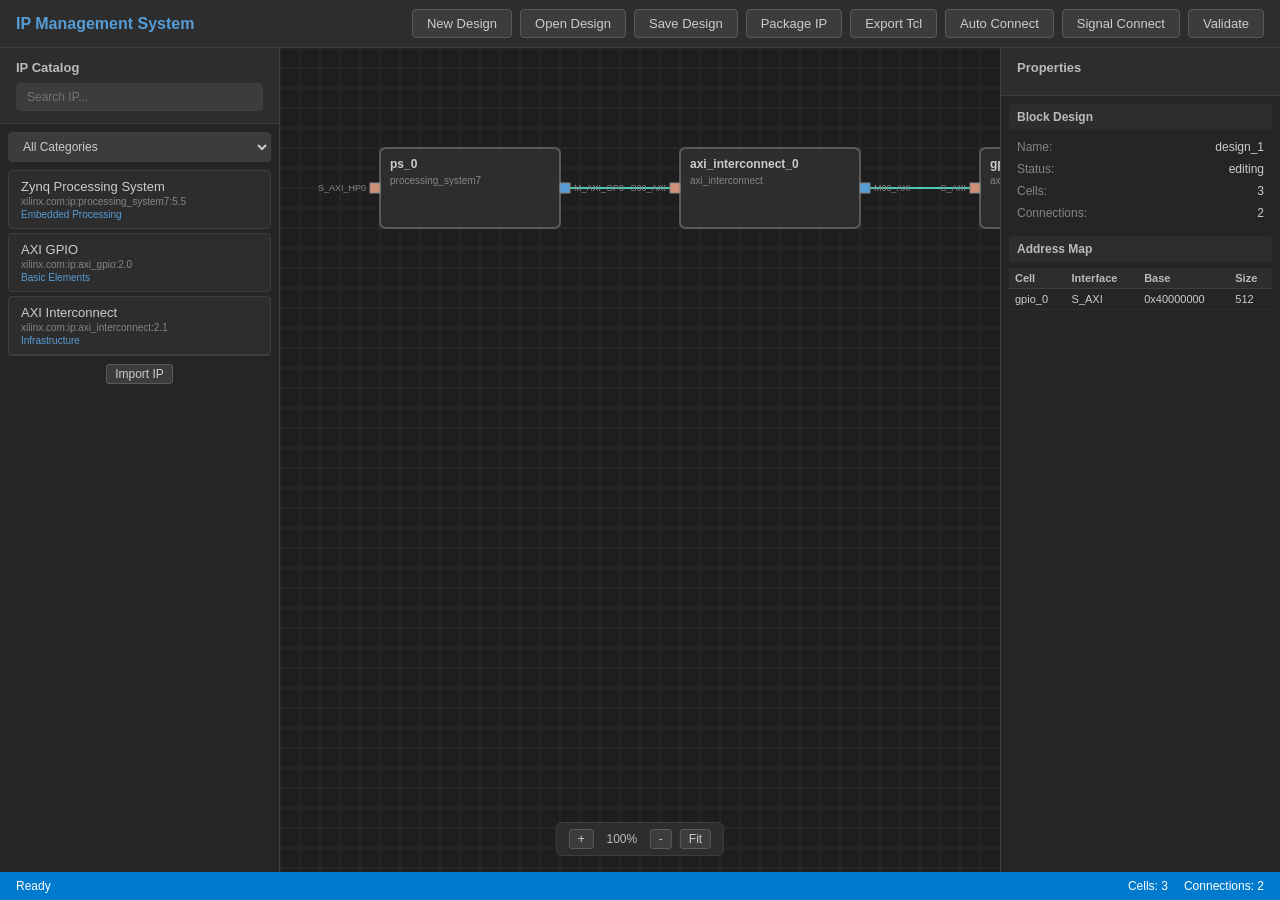
<file: index.html>
<!DOCTYPE html>
<html lang="zh-CN">
<head>
    <meta charset="UTF-8">
    <meta name="viewport" content="width=device-width, initial-scale=1.0">
    <title>IP Management System</title>
    <link rel="stylesheet" href="css/style.css">
</head>
<body>
    <div id="app">
        <!-- Title Bar -->
        <header class="title-bar">
            <div class="logo">IP Management System</div>
            <div class="toolbar">
                <button id="btn-new-design" class="btn">New Design</button>
                <button id="btn-open-design" class="btn">Open Design</button>
                <button id="btn-save-design" class="btn">Save Design</button>
                <button id="btn-package-ip" class="btn">Package IP</button>
                <button id="btn-export-tcl" class="btn">Export Tcl</button>
                <button id="btn-auto-connect" class="btn">Auto Connect</button>
                <button id="btn-signal-connect" class="btn">Signal Connect</button>
                <button id="btn-validate" class="btn">Validate</button>
            </div>
        </header>

        <!-- Main Layout -->
        <div class="main-layout">
            <!-- Left Panel: IP Catalog -->
            <aside class="left-panel">
                <div class="panel-header">
                    <h3>IP Catalog</h3>
                    <input type="text" id="ip-search" placeholder="Search IP..." class="search-input">
                </div>
                <div class="panel-content">
                    <div class="filter-section">
                        <select id="category-filter" class="filter-select">
                            <option value="">All Categories</option>
                        </select>
                    </div>
                    <div id="ip-list" class="ip-list">
                        <!-- IP items will be rendered here -->
                    </div>
                    <div class="catalog-actions">
                        <button id="btn-import-ip" class="btn-small">Import IP</button>
                    </div>
                </div>
            </aside>

            <!-- Center: Canvas -->
            <main class="canvas-container">
                <div id="canvas-wrapper" class="canvas-wrapper">
                    <canvas id="design-canvas"></canvas>
                </div>
                <div class="canvas-controls">
                    <button id="btn-zoom-in" class="btn-small">+</button>
                    <span id="zoom-level">100%</span>
                    <button id="btn-zoom-out" class="btn-small">-</button>
                    <button id="btn-fit" class="btn-small">Fit</button>
                </div>
            </main>

            <!-- Right Panel: Properties -->
            <aside class="right-panel">
                <div class="panel-header">
                    <h3>Properties</h3>
                </div>
                <div id="properties-content" class="panel-content">
                    <div class="placeholder-text">Select an IP instance to view properties</div>
                </div>
            </aside>
        </div>

        <!-- Bottom Panel: Console / Status -->
        <footer class="status-bar">
            <div id="status-text">Ready</div>
            <div class="status-info">
                <span id="cell-count">Cells: 0</span>
                <span id="connection-count">Connections: 0</span>
            </div>
        </footer>
    </div>

    <!-- Modal: Parameter Editor -->
    <div id="param-editor-modal" class="modal hidden">
        <div class="modal-content">
            <div class="modal-header">
                <h3 id="param-editor-title">Edit Parameter</h3>
                <button class="modal-close">&times;</button>
            </div>
            <div class="modal-body">
                <div class="form-group">
                    <label id="param-editor-label">Value:</label>
                    <div id="param-editor-input-container"></div>
                    <div id="param-editor-range" class="param-range-hint"></div>
                </div>
                <div class="form-actions">
                    <button id="btn-save-param" class="btn-primary">Save</button>
                    <button class="btn-cancel modal-close">Cancel</button>
                </div>
            </div>
        </div>
    </div>

    <!-- Modal: IP Packager Wizard -->
    <div id="ip-packager-modal" class="modal hidden">
        <div class="modal-content wizard-modal">
            <div class="modal-header">
                <h3>Package New IP</h3>
                <button class="modal-close">&times;</button>
            </div>
            <div class="wizard-body">
                <!-- Step Indicator -->
                <div class="wizard-steps">
                    <div class="wizard-step active"><span>1</span>Basic</div>
                    <div class="wizard-step"><span>2</span>Files</div>
                    <div class="wizard-step"><span>3</span>Interfaces</div>
                    <div class="wizard-step"><span>4</span>Parameters</div>
                    <div class="wizard-step"><span>5</span>Registers</div>
                    <div class="wizard-step"><span>6</span>Preview</div>
                </div>
                <!-- Wizard Content -->
                <div id="ip-packager-content" class="wizard-content"></div>
            </div>
            <div class="wizard-footer">
                <button id="wizard-prev" class="btn" style="display:none;">Previous</button>
                <button id="wizard-next" class="btn-primary">Next</button>
                <button id="wizard-finish" class="btn-primary" style="display:none;">Finish</button>
            </div>
        </div>
    </div>

    <!-- Modal: IP Detail -->
    <div id="ip-detail-modal" class="modal hidden">
        <div class="modal-content">
            <div class="modal-header">
                <h3 id="modal-ip-name">IP Detail</h3>
                <button class="modal-close">&times;</button>
            </div>
            <div id="modal-ip-content" class="modal-body"></div>
        </div>
    </div>

    <!-- Modal: New Design -->
    <div id="new-design-modal" class="modal hidden">
        <div class="modal-content">
            <div class="modal-header">
                <h3>New Block Design</h3>
                <button class="modal-close">&times;</button>
            </div>
            <div class="modal-body">
                <div class="form-group">
                    <label>Name:</label>
                    <input type="text" id="new-design-name" value="design_1">
                </div>
                <div class="form-group">
                    <label>Description:</label>
                    <textarea id="new-design-desc" rows="3"></textarea>
                </div>
                <div class="form-actions">
                    <button id="btn-create-design" class="btn-primary">Create</button>
                    <button class="btn-cancel modal-close">Cancel</button>
                </div>
            </div>
        </div>
    </div>

    <!-- Modal: Signal Connection -->
    <div id="signal-connection-modal" class="modal hidden">
        <div class="modal-content">
            <div class="modal-header">
                <h3>Signal Connection</h3>
                <button class="modal-close">&times;</button>
            </div>
            <div class="modal-body">
                <div class="signal-connection-form">
                    <div class="form-group">
                        <label>Source Cell</label>
                        <select id="signal-source-cell" class="filter-select"></select>
                    </div>
                    <div class="form-group">
                        <label>Source Signal</label>
                        <select id="signal-source-signal" class="filter-select"></select>
                    </div>
                    <div class="form-group">
                        <label>Target Cell</label>
                        <select id="signal-target-cell" class="filter-select"></select>
                    </div>
                    <div class="form-group">
                        <label>Target Signal</label>
                        <select id="signal-target-signal" class="filter-select"></select>
                    </div>
                </div>
                <div class="form-actions">
                    <button id="btn-connect-signal" class="btn-primary">Connect</button>
                    <button class="btn-cancel modal-close">Cancel</button>
                </div>
            </div>
        </div>
    </div>

    <!-- Modal: Validation Report -->
    <div id="validation-report-modal" class="modal hidden">
        <div class="modal-content validation-modal">
            <div class="modal-header">
                <h3>Validation Report</h3>
                <button class="modal-close">&times;</button>
            </div>
            <div class="modal-body">
                <div id="validation-report-summary" class="validation-summary-bar"></div>
                <div id="validation-report-content" class="validation-content"></div>
                <div class="form-actions">
                    <button id="btn-revalidate" class="btn-primary">Re-validate</button>
                    <button class="btn-cancel modal-close">Close</button>
                </div>
            </div>
        </div>
    </div>

    <script type="module" src="src/main.js"></script>
    <script>
        window.addEventListener('load', () => {
            setTimeout(() => {
                if (!window._appInitialized) {
                    const msg = document.createElement('div');
                    msg.style.cssText = 'position:fixed;top:0;left:0;width:100%;background:#c0392b;color:#fff;padding:12px;z-index:10000;text-align:center;font-family:sans-serif;';
                    msg.textContent = '应用初始化失败。请通过本地 HTTP 服务器打开本项目（如 python -m http.server 8000），而不是直接双击 index.html。';
                    document.body.appendChild(msg);
                }
            }, 2000);
        });
    </script>
</body>
</html>
</file>
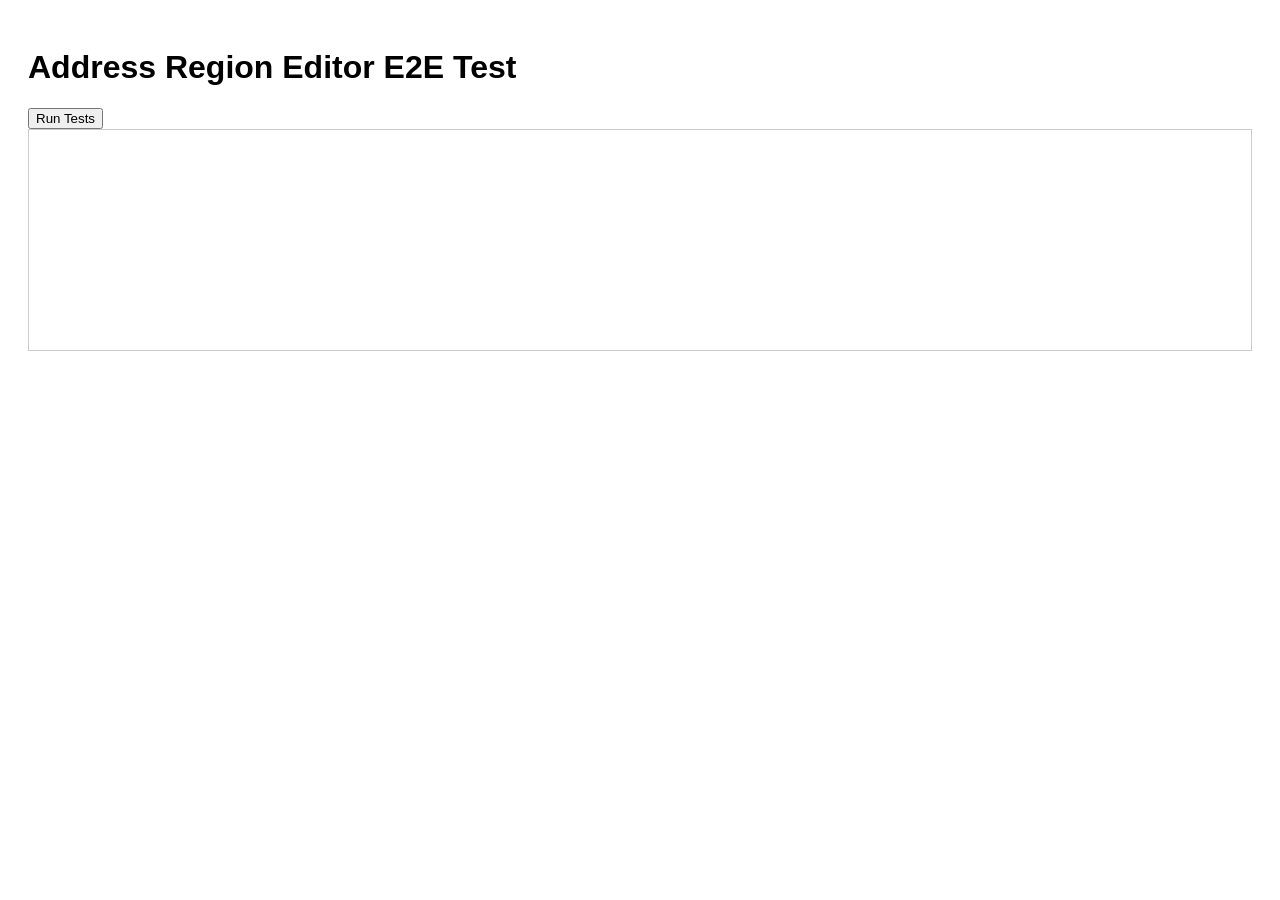
<file: tests/address-region-editor-e2e.html>
<!DOCTYPE html>
<html lang="en">
<head>
    <meta charset="UTF-8">
    <meta name="viewport" content="width=device-width, initial-scale=1.0">
    <title>Address Region Editor E2E Test</title>
    <style>
        body { font-family: sans-serif; padding: 20px; }
        .hidden { display: none; }
        .result { margin: 8px 0; padding: 8px; border-radius: 4px; }
        .pass { background: #d4edda; color: #155724; }
        .fail { background: #f8d7da; color: #721c24; }
        #properties-content { border: 1px solid #ccc; padding: 10px; min-height: 200px; }
    </style>
</head>
<body>
    <h1>Address Region Editor E2E Test</h1>
    <button id="btn-run-tests">Run Tests</button>
    <div id="test-results"></div>

    <!-- Mock DOM -->
    <div id="properties-content"></div>
    <div id="status-text"></div>

    <!-- Modal required by PropertiesPanel.setupModalEvents -->
    <div id="param-editor-modal" class="hidden">
        <div id="param-editor-title"></div>
        <div id="param-editor-label"></div>
        <div id="param-editor-input-container"></div>
        <div id="param-editor-range"></div>
        <button id="btn-save-param">Save</button>
        <button class="modal-close">Close</button>
    </div>

    <script type="module">
        import { PropertiesPanel } from '../src/components/PropertiesPanel.js';
        import { BlockDesign } from '../src/models/BlockDesign.js';
        import { IPEntity } from '../src/models/IPEntity.js';

        const resultsEl = document.getElementById('test-results');
        let passed = 0;
        let failed = 0;

        function log(message, isPass) {
            const div = document.createElement('div');
            div.className = `result ${isPass ? 'pass' : 'fail'}`;
            div.textContent = (isPass ? '✓ ' : '✗ ') + message;
            resultsEl.appendChild(div);
            if (isPass) passed++; else failed++;
        }

        function assertEqual(actual, expected, message) {
            const actualStr = JSON.stringify(actual);
            const expectedStr = JSON.stringify(expected);
            if (actualStr === expectedStr) {
                log(message, true);
            } else {
                log(`${message}\n  expected: ${expectedStr}\n  actual:   ${actualStr}`, false);
            }
        }

        async function runTests() {
            resultsEl.innerHTML = '';
            passed = 0;
            failed = 0;

            const ipEntity = new IPEntity({
                vendor: 'test.com',
                library: 'test',
                name: 'gpio',
                version: '1.0',
                interfaces: [
                    { name: 'S_AXI', type: 'axi4_lite', role: 'slave', signals: [] }
                ],
                register_map: {
                    registers: [
                        { name: 'CTRL', offset: '0x0000', width: 32, access: 'RW' },
                        { name: 'DATA', offset: '0x0004', width: 32, access: 'RW' }
                    ]
                }
            });

            const design = new BlockDesign({
                id: 'bd-test',
                name: 'test_design',
                cells: [
                    { id: 'cell-1', ip_entity_id: ipEntity.id, cell_type: 'ip_instance', instance_name: 'gpio_0', position_x: 100, position_y: 100, parameter_overrides: {}, register_address_map: {} }
                ],
                address_regions: []
            });

            const mockApp = {
                currentDesign: design,
                ipCatalogService: {
                    getById: (id) => id === ipEntity.id ? ipEntity : null
                },
                blockDesignService: {
                    getCurrentDesign: () => design,
                    getCell: (id) => design.cells.find(c => c.id === id),
                    getCellInterfaces: (id) => {
                        const cell = design.cells.find(c => c.id === id);
                        if (!cell) return [];
                        return ipEntity.interfaces;
                    },
                    getAddressRegionsForCell: (id) => design.address_regions.filter(r => r.cell_id === id),
                    addAddressRegion: function(cellId, iface, base, size) {
                        const baseNum = parseInt(base, 16);
                        const sizeNum = parseInt(size, 10);
                        const region = {
                            id: 'region-' + design.address_regions.length,
                            cell_id: cellId,
                            interface_name: iface,
                            base_address: baseNum,
                            high_address: baseNum + sizeNum - 1,
                            size: sizeNum,
                            address_space: 'Data',
                            register_map: {
                                registers: ipEntity.register_map.registers.map(r => ({
                                    ...r,
                                    absolute_address: baseNum + parseInt(r.offset, 16)
                                }))
                            }
                        };
                        design.address_regions.push(region);
                        const cell = design.cells.find(c => c.id === cellId);
                        cell.register_address_map = {};
                        for (const reg of region.register_map.registers) {
                            cell.register_address_map[reg.name] = reg.absolute_address;
                        }
                        return { success: true, region };
                    },
                    removeAddressRegion: function(regionId) {
                        design.address_regions = design.address_regions.filter(r => r.id !== regionId);
                        return true;
                    },
                    validateAddressRegions: () => ({ valid: true, errors: [] })
                },
                canvasRenderer: { render: () => {} },
                updateStatus: (text) => { mockApp.statusText = text; }
            };

            const panel = new PropertiesPanel(mockApp);
            const cell = design.cells[0];

            // Test 1: Render shows address region form for slave interface
            panel.renderCellProperties(cell, mockApp.ipCatalogService);
            const form = document.querySelector('#properties-content .address-region-form');
            assertEqual(form !== null, true, 'Address region form is rendered');

            // Test 2: Add address region
            document.getElementById('addr-region-base').value = '0x40000000';
            document.getElementById('addr-region-size').value = '512';
            document.getElementById('btn-add-address-region').click();

            assertEqual(design.address_regions.length, 1, 'Address region added');
            assertEqual(design.address_regions[0].base_address, 0x40000000, 'Base address correct');
            assertEqual(design.address_regions[0].size, 512, 'Size correct');
            assertEqual(cell.register_address_map.CTRL, 0x40000000, 'CTRL register absolute address correct');
            assertEqual(cell.register_address_map.DATA, 0x40000004, 'DATA register absolute address correct');

            // Test 3: Remove address region
            document.querySelector('.btn-remove-region').click();
            assertEqual(design.address_regions.length, 0, 'Address region removed');

            const summary = document.createElement('div');
            summary.style.marginTop = '20px';
            summary.style.fontWeight = 'bold';
            summary.textContent = `${passed} passed, ${failed} failed`;
            resultsEl.appendChild(summary);

            console.log(`${passed} passed, ${failed} failed`);
        }

        document.getElementById('btn-run-tests').addEventListener('click', runTests);

        // Auto-run when opened with ?autorun=1 (useful for headless CI)
        if (new URLSearchParams(window.location.search).has('autorun')) {
            window.addEventListener('DOMContentLoaded', runTests);
        }
    </script>
</body>
</html>
</file>
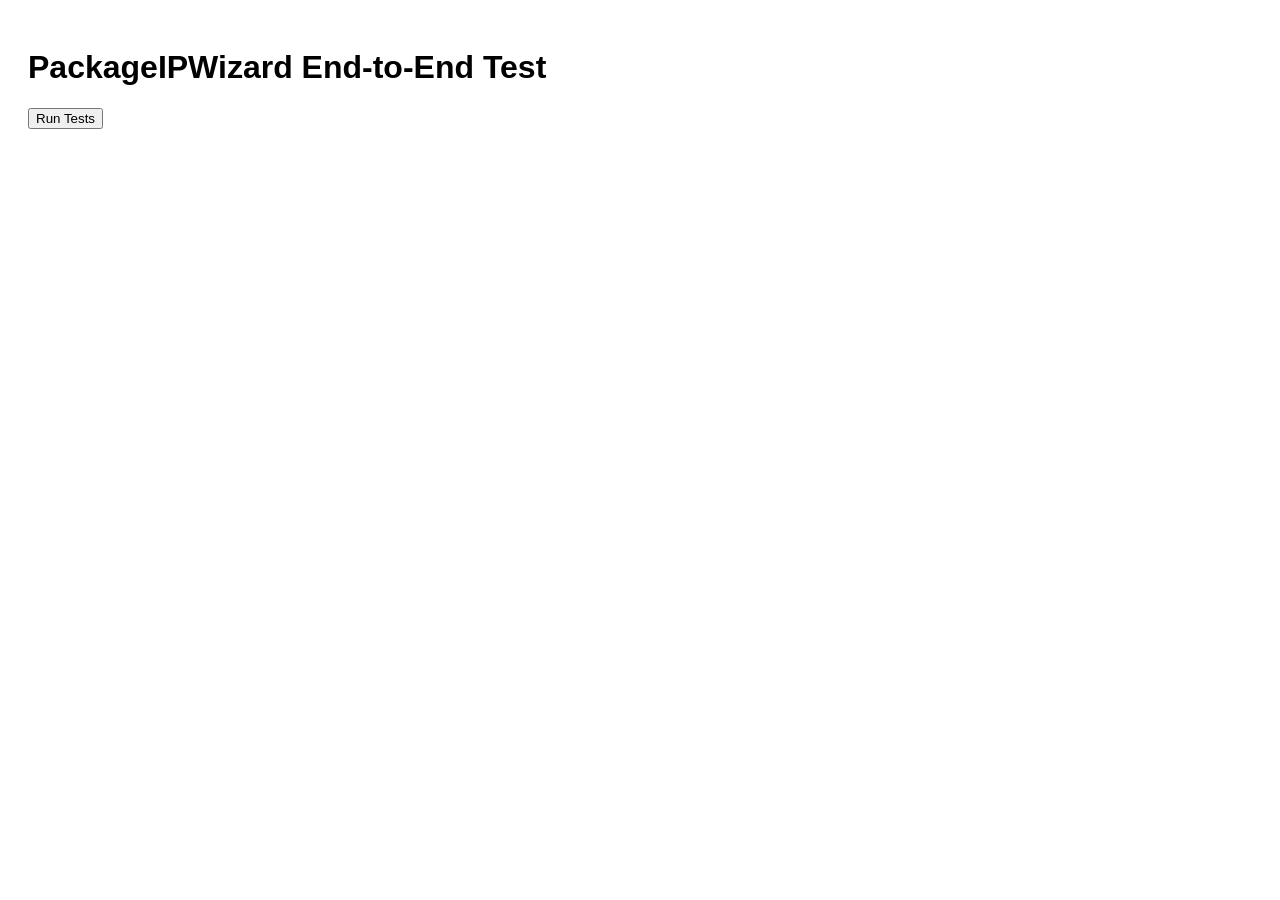
<file: tests/package-ip-wizard-e2e.html>
<!DOCTYPE html>
<html lang="en">
<head>
    <meta charset="UTF-8">
    <meta name="viewport" content="width=device-width, initial-scale=1.0">
    <title>PackageIPWizard End-to-End Test</title>
    <style>
        body { font-family: sans-serif; padding: 20px; }
        .hidden { display: none; }
        #ip-packager-modal { border: 1px solid #ccc; padding: 10px; margin-top: 10px; }
        #ip-packager-content { min-height: 200px; border: 1px dashed #aaa; padding: 10px; }
        .result { margin: 8px 0; padding: 8px; border-radius: 4px; }
        .pass { background: #d4edda; color: #155724; }
        .fail { background: #f8d7da; color: #721c24; }
        pre { background: #f5f5f5; padding: 10px; overflow: auto; }
    </style>
</head>
<body>
    <h1>PackageIPWizard End-to-End Test</h1>
    <button id="btn-run-tests">Run Tests</button>
    <div id="test-results"></div>

    <!-- Toolbar button required by PackageIPWizard.setupEvents -->
    <button id="btn-package-ip" class="hidden">Package IP</button>

    <!-- Mock modal structure required by PackageIPWizard -->
    <div id="ip-packager-modal" class="hidden">
        <div id="ip-packager-content"></div>
        <button id="wizard-prev" class="hidden">Previous</button>
        <button id="wizard-next" class="hidden">Next</button>
        <button id="wizard-finish" class="hidden">Finish</button>
    </div>

    <script type="module">
        import { PackageIPWizard } from '../src/components/PackageIPWizard.js';
        import { IPEntity } from '../src/models/IPEntity.js';

        const resultsEl = document.getElementById('test-results');
        let passed = 0;
        let failed = 0;

        function log(message, isPass) {
            const div = document.createElement('div');
            div.className = `result ${isPass ? 'pass' : 'fail'}`;
            div.textContent = (isPass ? '✓ ' : '✗ ') + message;
            resultsEl.appendChild(div);
            if (isPass) passed++; else failed++;
        }

        function assertEqual(actual, expected, message) {
            const actualStr = JSON.stringify(actual);
            const expectedStr = JSON.stringify(expected);
            if (actualStr === expectedStr) {
                log(message, true);
            } else {
                log(`${message}\n  expected: ${expectedStr}\n  actual:   ${actualStr}`, false);
            }
        }

        function sleep(ms) {
            return new Promise(resolve => setTimeout(resolve, ms));
        }

        async function runTests() {
            resultsEl.innerHTML = '';
            passed = 0;
            failed = 0;

            // Mock app
            const catalog = [];
            const mockApp = {
                ipCatalogService: {
                    getByVLNV: () => null,
                    getAll: () => catalog,
                    create: (data) => {
                        const ip = new IPEntity(data);
                        catalog.push(ip);
                        return ip;
                    },
                    save: async () => true
                },
                ipCatalogPanel: { render: () => {} },
                canvasRenderer: { render: () => {} },
                updateStatus: (msg) => console.log('status:', msg)
            };

            const wizard = new PackageIPWizard(mockApp);

            // Test 1: Open wizard starts at step 1
            wizard.open();
            assertEqual(wizard.currentStep, 1, 'Wizard opens at Step 1');

            // Fill Step 1
            document.getElementById('pkg-vendor').value = 'test.com';
            document.getElementById('pkg-library').value = 'test';
            document.getElementById('pkg-name').value = 'enum_ip';
            document.getElementById('pkg-version').value = '1.0';
            document.getElementById('pkg-display-name').value = 'Enum Test IP';
            document.getElementById('pkg-description').value = 'Testing enum parameter support';
            document.getElementById('pkg-category').value = 'Test';
            document.getElementById('pkg-tags').value = 'test, enum';

            wizard.nextStep();
            assertEqual(wizard.currentStep, 2, 'Navigate to Step 2');

            // Test 2: Add and remove files in Step 2
            wizard.addFile();
            wizard.addFile();
            assertEqual(wizard.packageData.file_groups.length, 2, 'Two file rows added');

            // Remove the first file row via DOM click
            const removeBtns = document.querySelectorAll('#ip-packager-content .btn-remove-item');
            if (removeBtns.length === 2) {
                removeBtns[0].click();
                assertEqual(wizard.packageData.file_groups.length, 1, 'First file row removed via button');
            } else {
                log(`Expected 2 remove buttons, found ${removeBtns.length}`, false);
            }

            wizard.nextStep();
            assertEqual(wizard.currentStep, 3, 'Navigate to Step 3');

            // Wait for interface templates to load
            let templateWait = 0;
            while (wizard.interfaceTemplates.length === 0 && templateWait < 50) {
                await sleep(50);
                templateWait++;
            }

            // Test 3: Add an interface from template
            if (wizard.interfaceTemplates.length > 0) {
                const templateSelect = document.getElementById('iface-template-select');
                templateSelect.value = wizard.interfaceTemplates[0].id;
                wizard.addInterfaceFromTemplate();
                assertEqual(wizard.packageData.interfaces.length, 1, 'Interface added from template');
            } else {
                log('No interface templates loaded; skipping template test', true);
            }

            wizard.nextStep();
            assertEqual(wizard.currentStep, 4, 'Navigate to Step 4');

            // Test 4: Add enum parameter
            wizard.addParameter();
            const paramRows = document.querySelectorAll('#ip-packager-content .param-table tbody tr');
            if (paramRows.length === 1) {
                paramRows[0].querySelector('.param-name').value = 'C_MODE';
                paramRows[0].querySelector('.param-display').value = 'Mode';
                paramRows[0].querySelector('.param-type').value = 'enum';
                // Trigger change event to show options input
                paramRows[0].querySelector('.param-type').dispatchEvent(new Event('change'));
                paramRows[0].querySelector('.param-default').value = '1';
                paramRows[0].querySelector('.param-options').value = '0:Fast, 1:Slow, 2:Auto';

                wizard.nextStep();
                assertEqual(
                    wizard.packageData.parameters,
                    [{
                        name: 'C_MODE',
                        display_name: 'Mode',
                        type: 'enum',
                        default: 1,
                        options: [
                            { value: 0, label: 'Fast' },
                            { value: 1, label: 'Slow' },
                            { value: 2, label: 'Auto' }
                        ]
                    }],
                    'Enum parameter collected correctly'
                );
                assertEqual(wizard.currentStep, 5, 'Navigate to Step 5');
            } else {
                log(`Expected 1 parameter row, found ${paramRows.length}`, false);
            }

            // Skip register map
            wizard.nextStep();
            assertEqual(wizard.currentStep, 6, 'Navigate to Step 6 (Preview)');

            // Test 5: Finish creates IPEntity with enum parameter
            wizard.finish();
            await sleep(50);

            assertEqual(catalog.length, 1, 'IP created in catalog');
            if (catalog.length === 1) {
                const ip = catalog[0];
                assertEqual(ip.vlnv, 'test.com:test:enum_ip:1.0', 'Generated VLNV is correct');
                assertEqual(
                    ip.parameters,
                    [{
                        name: 'C_MODE',
                        display_name: 'Mode',
                        type: 'enum',
                        default: 1,
                        options: [
                            { value: 0, label: 'Fast' },
                            { value: 1, label: 'Slow' },
                            { value: 2, label: 'Auto' }
                        ]
                    }],
                    'IPEntity contains enum parameter'
                );
            }

            // Summary
            const summary = document.createElement('div');
            summary.style.marginTop = '20px';
            summary.style.fontWeight = 'bold';
            summary.textContent = `${passed} passed, ${failed} failed`;
            resultsEl.appendChild(summary);

            if (failed === 0) {
                console.log('All PackageIPWizard E2E tests passed');
            } else {
                console.error('Some PackageIPWizard E2E tests failed');
            }
        }

        document.getElementById('btn-run-tests').addEventListener('click', runTests);

        // Auto-run when opened with ?autorun=1 (useful for headless CI)
        if (new URLSearchParams(window.location.search).has('autorun')) {
            window.addEventListener('DOMContentLoaded', runTests);
        }
    </script>
</body>
</html>
</file>
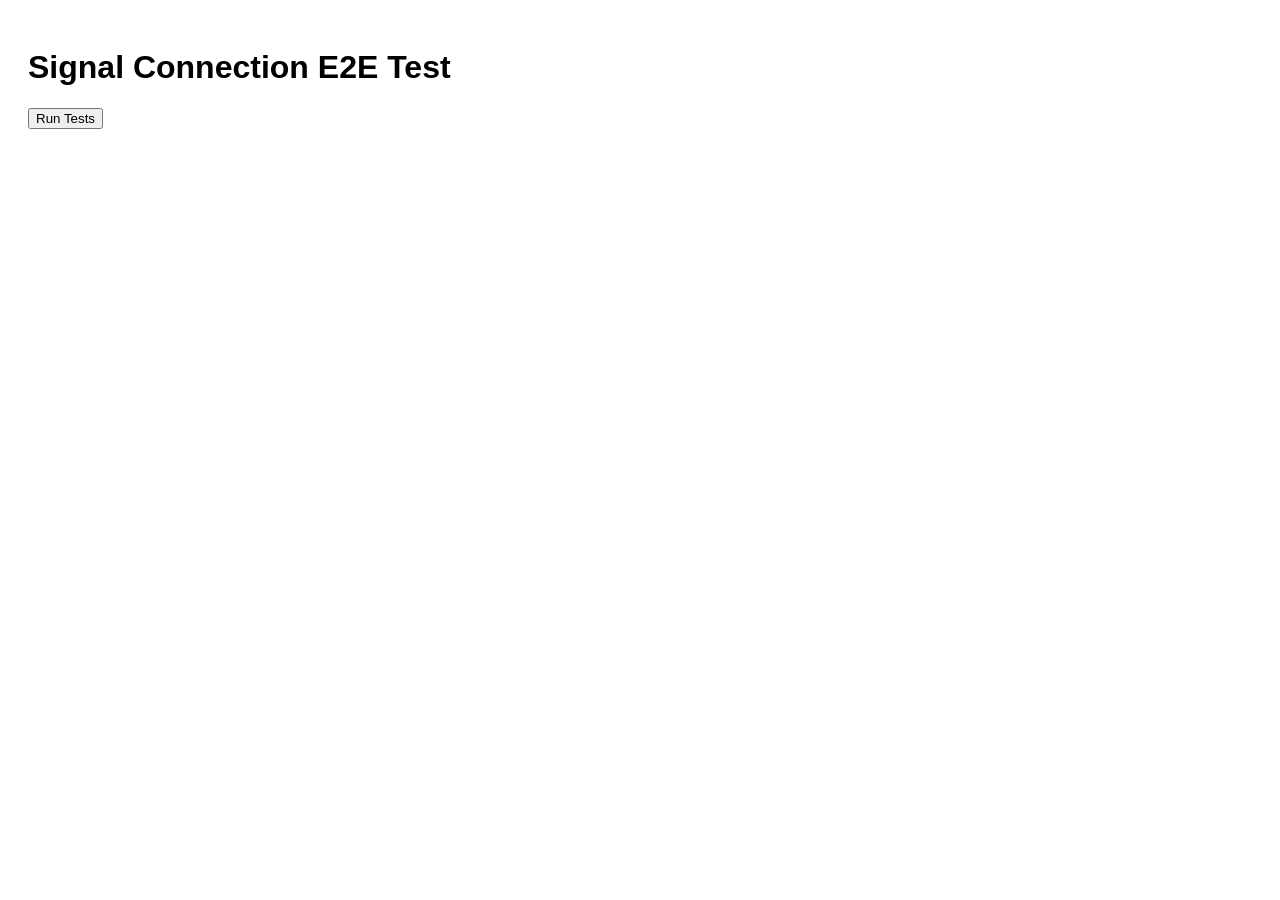
<file: tests/signal-connection-e2e.html>
<!DOCTYPE html>
<html lang="en">
<head>
    <meta charset="UTF-8">
    <meta name="viewport" content="width=device-width, initial-scale=1.0">
    <title>Signal Connection E2E Test</title>
    <style>
        body { font-family: sans-serif; padding: 20px; }
        .hidden { display: none; }
        .result { margin: 8px 0; padding: 8px; border-radius: 4px; }
        .pass { background: #d4edda; color: #155724; }
        .fail { background: #f8d7da; color: #721c24; }
        #signal-connection-modal { border: 1px solid #ccc; padding: 10px; margin-top: 10px; }
    </style>
</head>
<body>
    <h1>Signal Connection E2E Test</h1>
    <button id="btn-run-tests">Run Tests</button>
    <div id="test-results"></div>

    <!-- Mock DOM -->
    <div id="signal-connection-modal" class="hidden">
        <select id="signal-source-cell"></select>
        <select id="signal-source-signal"></select>
        <select id="signal-target-cell"></select>
        <select id="signal-target-signal"></select>
        <button id="btn-connect-signal">Connect</button>
        <button class="modal-close">Close</button>
    </div>

    <script type="module">
        import { SignalConnectionDialog } from '../src/components/SignalConnectionDialog.js';
        import { BlockDesign } from '../src/models/BlockDesign.js';
        import { IPEntity } from '../src/models/IPEntity.js';

        const resultsEl = document.getElementById('test-results');
        let passed = 0;
        let failed = 0;

        function log(message, isPass) {
            const div = document.createElement('div');
            div.className = `result ${isPass ? 'pass' : 'fail'}`;
            div.textContent = (isPass ? '✓ ' : '✗ ') + message;
            resultsEl.appendChild(div);
            if (isPass) passed++; else failed++;
        }

        function assertEqual(actual, expected, message) {
            const actualStr = JSON.stringify(actual);
            const expectedStr = JSON.stringify(expected);
            if (actualStr === expectedStr) {
                log(message, true);
            } else {
                log(`${message}\n  expected: ${expectedStr}\n  actual:   ${actualStr}`, false);
            }
        }

        async function runTests() {
            resultsEl.innerHTML = '';
            passed = 0;
            failed = 0;

            const ip1 = new IPEntity({
                vendor: 'test.com', library: 'test', name: 'clk_gen', version: '1.0',
                interfaces: [
                    { name: 'CLK', type: 'clock', role: 'master', signals: [{ name: 'clk', direction: 'output' }] }
                ]
            });
            const ip2 = new IPEntity({
                vendor: 'test.com', library: 'test', name: 'gpio', version: '1.0',
                interfaces: [
                    { name: 'S_AXI', type: 'axi4_lite', role: 'slave', signals: [{ name: 's_axi_aclk', direction: 'input' }] }
                ]
            });

            const design = new BlockDesign({
                id: 'bd-test',
                name: 'test_design',
                cells: [
                    { id: 'cell-1', ip_entity_id: ip1.id, cell_type: 'ip_instance', instance_name: 'clk_0', position_x: 100, position_y: 100, parameter_overrides: {}, register_address_map: {} },
                    { id: 'cell-2', ip_entity_id: ip2.id, cell_type: 'ip_instance', instance_name: 'gpio_0', position_x: 300, position_y: 100, parameter_overrides: {}, register_address_map: {} }
                ],
                connections: []
            });

            const mockApp = {
                blockDesignService: {
                    getCurrentDesign: () => design,
                    getCell: (id) => design.cells.find(c => c.id === id)
                },
                ipCatalogService: {
                    getById: (id) => [ip1, ip2].find(ip => ip.id === id)
                },
                connectionService: {
                    connectSignals: (srcCell, srcSig, tgtCell, tgtSig) => {
                        design.connections.push({
                            id: 'conn-1',
                            source_cell_id: srcCell,
                            source_signal: srcSig,
                            target_cell_id: tgtCell,
                            target_signal: tgtSig,
                            connection_type: 'signal',
                            status: 'valid',
                            validation_messages: []
                        });
                        return design.connections[design.connections.length - 1];
                    }
                },
                canvasRenderer: { render: () => {} },
                updateCounts: () => {},
                updateStatus: (text) => { mockApp.statusText = text; }
            };

            const dialog = new SignalConnectionDialog(mockApp);

            // Test 1: Open dialog populates cell selects
            dialog.open();
            assertEqual(dialog.modal.classList.contains('hidden'), false, 'Signal dialog is visible');
            assertEqual(document.getElementById('signal-source-cell').options.length, 3, 'Cell options populated (2 cells + placeholder)');

            // Test 2: Selecting cell populates signals
            document.getElementById('signal-source-cell').value = 'cell-1';
            document.getElementById('signal-source-cell').dispatchEvent(new Event('change'));
            assertEqual(document.getElementById('signal-source-signal').options.length, 2, 'Source signals populated (1 signal + placeholder)');

            document.getElementById('signal-target-cell').value = 'cell-2';
            document.getElementById('signal-target-cell').dispatchEvent(new Event('change'));
            assertEqual(document.getElementById('signal-target-signal').options.length, 2, 'Target signals populated');

            // Test 3: Create signal connection
            document.getElementById('signal-source-signal').value = 'CLK/clk';
            document.getElementById('signal-target-signal').value = 'S_AXI/s_axi_aclk';
            document.getElementById('btn-connect-signal').click();

            assertEqual(design.connections.length, 1, 'Signal connection created');
            assertEqual(design.connections[0].connection_type, 'signal', 'Connection type is signal');
            assertEqual(design.connections[0].source_signal, 'clk', 'Source signal name extracted');
            assertEqual(design.connections[0].target_signal, 's_axi_aclk', 'Target signal name extracted');

            const summary = document.createElement('div');
            summary.style.marginTop = '20px';
            summary.style.fontWeight = 'bold';
            summary.textContent = `${passed} passed, ${failed} failed`;
            resultsEl.appendChild(summary);

            console.log(`${passed} passed, ${failed} failed`);
        }

        document.getElementById('btn-run-tests').addEventListener('click', runTests);

        // Auto-run when opened with ?autorun=1 (useful for headless CI)
        if (new URLSearchParams(window.location.search).has('autorun')) {
            window.addEventListener('DOMContentLoaded', runTests);
        }
    </script>
</body>
</html>
</file>
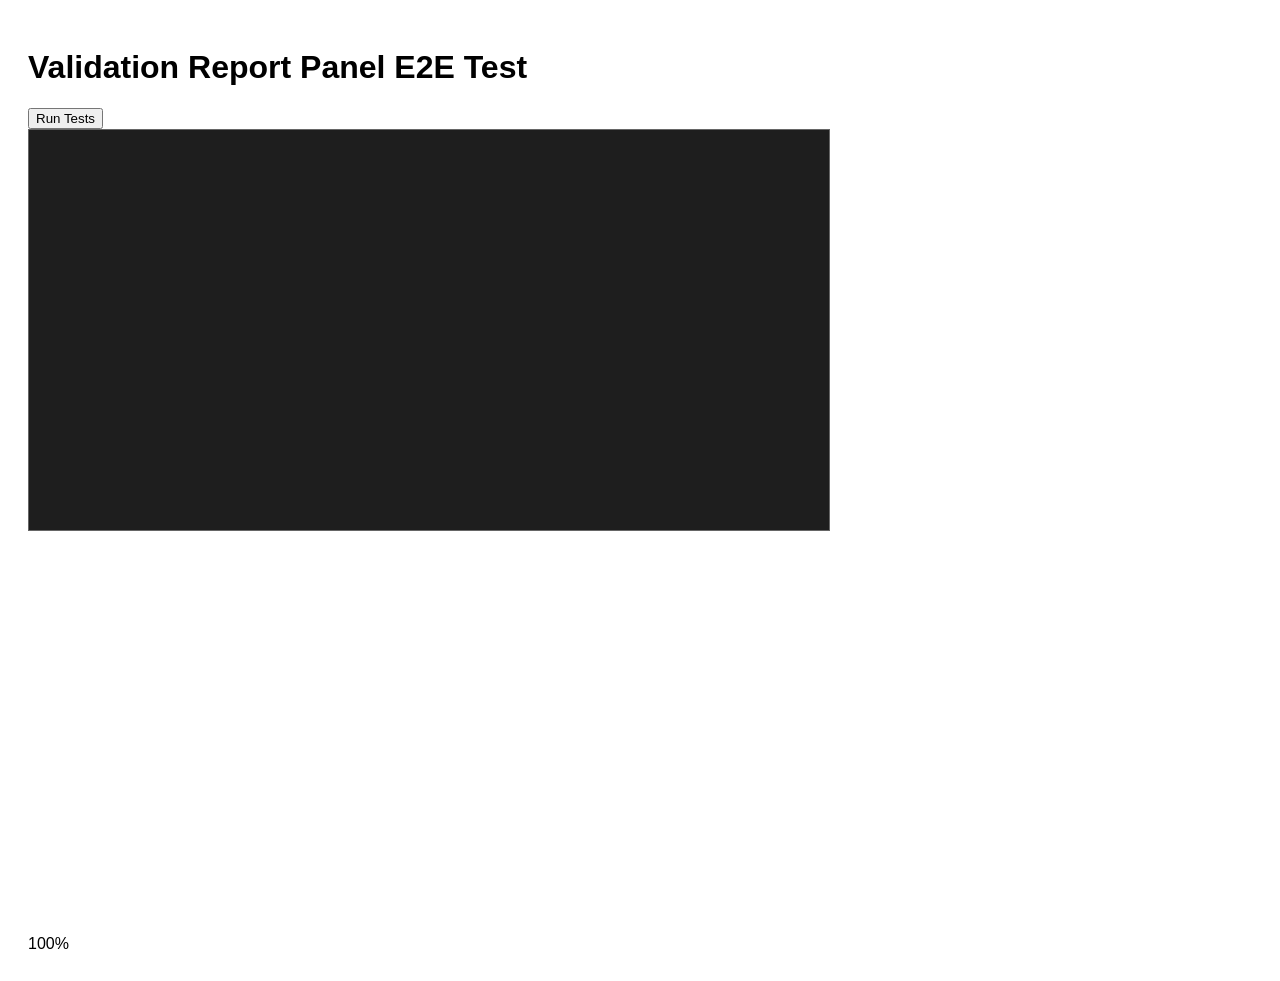
<file: tests/validation-report-panel-e2e.html>
<!DOCTYPE html>
<html lang="en">
<head>
    <meta charset="UTF-8">
    <meta name="viewport" content="width=device-width, initial-scale=1.0">
    <title>Validation Report Panel E2E Test</title>
    <style>
        body { font-family: sans-serif; padding: 20px; }
        .hidden { display: none; }
        .result { margin: 8px 0; padding: 8px; border-radius: 4px; }
        .pass { background: #d4edda; color: #155724; }
        .fail { background: #f8d7da; color: #721c24; }
        #validation-report-modal { border: 1px solid #ccc; padding: 10px; margin-top: 10px; }
        #design-canvas { border: 1px solid #666; background: #1e1e1e; }
    </style>
</head>
<body>
    <h1>Validation Report Panel E2E Test</h1>
    <button id="btn-run-tests">Run Tests</button>
    <div id="test-results"></div>

    <!-- Mock DOM -->
    <canvas id="design-canvas" width="800" height="400"></canvas>
    <div id="canvas-wrapper" style="width:800px;height:400px;"></div>
    <div id="status-text"></div>
    <div id="cell-count"></div>
    <div id="connection-count"></div>
    <div id="zoom-level">100%</div>

    <div id="validation-report-modal" class="hidden">
        <div id="validation-report-summary"></div>
        <div id="validation-report-content"></div>
        <button id="btn-revalidate">Re-validate</button>
        <button class="modal-close">Close</button>
    </div>

    <script type="module">
        import { ValidationReportPanel } from '../src/components/ValidationReportPanel.js';
        import { CanvasRenderer } from '../src/components/CanvasRenderer.js';
        import { BlockDesign } from '../src/models/BlockDesign.js';

        const resultsEl = document.getElementById('test-results');
        let passed = 0;
        let failed = 0;

        function log(message, isPass) {
            const div = document.createElement('div');
            div.className = `result ${isPass ? 'pass' : 'fail'}`;
            div.textContent = (isPass ? '✓ ' : '✗ ') + message;
            resultsEl.appendChild(div);
            if (isPass) passed++; else failed++;
        }

        function assertEqual(actual, expected, message) {
            const actualStr = JSON.stringify(actual);
            const expectedStr = JSON.stringify(expected);
            if (actualStr === expectedStr) {
                log(message, true);
            } else {
                log(`${message}\n  expected: ${expectedStr}\n  actual:   ${actualStr}`, false);
            }
        }

        async function runTests() {
            resultsEl.innerHTML = '';
            passed = 0;
            failed = 0;

            const design = new BlockDesign({
                id: 'bd-test',
                name: 'test_design',
                cells: [
                    { id: 'cell-1', ip_entity_id: 'ip-1', cell_type: 'ip_instance', instance_name: 'master_0', position_x: 100, position_y: 100, parameter_overrides: {}, register_address_map: {} },
                    { id: 'cell-2', ip_entity_id: 'ip-2', cell_type: 'ip_instance', instance_name: 'slave_0', position_x: 300, position_y: 100, parameter_overrides: {}, register_address_map: {} }
                ],
                connections: [
                    { id: 'conn-valid', source_cell_id: 'cell-1', source_interface: 'M_AXI', target_cell_id: 'cell-2', target_interface: 'S_AXI', connection_type: 'interface', status: 'valid', validation_messages: [] },
                    { id: 'conn-invalid', source_cell_id: 'cell-1', source_interface: 'M_AXI', target_cell_id: 'cell-2', target_interface: 'CLK', connection_type: 'interface', status: 'invalid', validation_messages: [{ type: 'error', message: 'Incompatible interfaces' }] }
                ],
                address_regions: []
            });

            const mockApp = {
                currentDesign: design,
                blockDesignService: {
                    getCurrentDesign: () => design,
                    validateAddressRegions: () => ({
                        valid: false,
                        errors: [
                            { type: 'warning', category: 'missing_address_region', message: 'Missing address region for slave_0/S_AXI' }
                        ]
                    })
                },
                connectionService: {
                    validateAll: () => design.connections
                },
                canvasRenderer: {
                    highlightValidationIssues: (connIds, cellIds) => {
                        mockApp.lastHighlightedConnections = connIds;
                        mockApp.lastHighlightedCells = cellIds;
                    },
                    clearValidationHighlights: () => {},
                    render: () => {}
                },
                selectCell: (cellId) => { mockApp.selectedCellId = cellId; },
                updateStatus: (text) => { mockApp.statusText = text; }
            };

            const panel = new ValidationReportPanel(mockApp);

            // Test 1: runValidation builds report and opens modal
            panel.runValidation();
            assertEqual(panel.modal.classList.contains('hidden'), false, 'Validation panel is visible after runValidation');

            // Test 2: report contains expected items
            assertEqual(panel.currentReport.summary.errors, 1, 'Report has 1 error');
            assertEqual(panel.currentReport.summary.warnings, 1, 'Report has 1 warning');
            assertEqual(panel.currentReport.items.length, 2, 'Report has 2 items');

            // Test 3: highlights are applied
            assertEqual(mockApp.lastHighlightedConnections, ['conn-invalid'], 'Invalid connection is highlighted');

            // Test 4: Locate button exists for each item
            const locateBtns = panel.container.querySelectorAll('.btn-locate');
            assertEqual(locateBtns.length, 2, 'Each report item has a Locate button');

            // Test 5: Clicking locate selects connection
            locateBtns[0].click();
            // No direct assertion on canvas selection in mock, but ensure no error
            log('Locate button click does not throw', true);

            // Test 6: Close clears highlights
            panel.close();
            assertEqual(panel.modal.classList.contains('hidden'), true, 'Validation panel is hidden after close');

            const summary = document.createElement('div');
            summary.style.marginTop = '20px';
            summary.style.fontWeight = 'bold';
            summary.textContent = `${passed} passed, ${failed} failed`;
            resultsEl.appendChild(summary);

            console.log(`${passed} passed, ${failed} failed`);
        }

        document.getElementById('btn-run-tests').addEventListener('click', runTests);

        // Auto-run when opened with ?autorun=1 (useful for headless CI)
        if (new URLSearchParams(window.location.search).has('autorun')) {
            window.addEventListener('DOMContentLoaded', runTests);
        }
    </script>
</body>
</html>
</file>
<file: css/style.css>
/* IP Management System - Main Styles */

* {
    margin: 0;
    padding: 0;
    box-sizing: border-box;
}

body {
    font-family: -apple-system, BlinkMacSystemFont, 'Segoe UI', Roboto, Oxygen, Ubuntu, Cantarell, sans-serif;
    background: #1e1e1e;
    color: #cccccc;
    height: 100vh;
    overflow: hidden;
}

#app {
    display: flex;
    flex-direction: column;
    height: 100vh;
}

/* Title Bar */
.title-bar {
    height: 48px;
    background: #2d2d2d;
    border-bottom: 1px solid #3e3e3e;
    display: flex;
    align-items: center;
    justify-content: space-between;
    padding: 0 16px;
    flex-shrink: 0;
}

.logo {
    font-size: 16px;
    font-weight: 600;
    color: #569cd6;
}

.toolbar {
    display: flex;
    gap: 8px;
}

/* Buttons */
.btn {
    padding: 6px 14px;
    border: 1px solid #5a5a5a;
    background: #3c3c3c;
    color: #cccccc;
    border-radius: 4px;
    cursor: pointer;
    font-size: 13px;
    transition: background 0.15s, border-color 0.15s;
}

.btn:hover {
    background: #4c4c4c;
    border-color: #6a6a6a;
}

.btn-primary {
    padding: 6px 14px;
    border: 1px solid #0e639c;
    background: #0e639c;
    color: #ffffff;
    border-radius: 4px;
    cursor: pointer;
    font-size: 13px;
}

.btn-primary:hover {
    background: #1177bb;
}

.btn-cancel {
    padding: 6px 14px;
    border: 1px solid #5a5a5a;
    background: #3c3c3c;
    color: #cccccc;
    border-radius: 4px;
    cursor: pointer;
    font-size: 13px;
}

.btn-small {
    padding: 2px 8px;
    border: 1px solid #5a5a5a;
    background: #3c3c3c;
    color: #cccccc;
    border-radius: 3px;
    cursor: pointer;
    font-size: 12px;
}

/* Main Layout */
.main-layout {
    display: flex;
    flex: 1;
    overflow: hidden;
}

/* Panels */
.left-panel, .right-panel {
    width: 280px;
    background: #252526;
    border-right: 1px solid #3e3e3e;
    display: flex;
    flex-direction: column;
    flex-shrink: 0;
}

.right-panel {
    border-right: none;
    border-left: 1px solid #3e3e3e;
}

.panel-header {
    padding: 12px 16px;
    border-bottom: 1px solid #3e3e3e;
    background: #2d2d2d;
}

.panel-header h3 {
    font-size: 13px;
    font-weight: 600;
    color: #bbbbbb;
    margin-bottom: 8px;
}

.panel-content {
    flex: 1;
    overflow-y: auto;
    padding: 8px;
}

/* Search & Filter */
.search-input {
    width: 100%;
    padding: 6px 10px;
    border: 1px solid #3e3e3e;
    background: #3c3c3c;
    color: #cccccc;
    border-radius: 4px;
    font-size: 12px;
}

.search-input:focus {
    outline: none;
    border-color: #0e639c;
}

.filter-select {
    width: 100%;
    padding: 6px 10px;
    border: 1px solid #3e3e3e;
    background: #3c3c3c;
    color: #cccccc;
    border-radius: 4px;
    font-size: 12px;
    margin-bottom: 8px;
}

/* IP List */
.ip-list {
    display: flex;
    flex-direction: column;
    gap: 4px;
}

.ip-item {
    padding: 8px 12px;
    background: #2d2d2d;
    border: 1px solid #3e3e3e;
    border-radius: 4px;
    cursor: pointer;
    transition: background 0.15s;
}

.ip-item:hover {
    background: #3c3c3c;
}

.ip-item.selected {
    border-color: #0e639c;
    background: #1e3a5f;
}

.ip-item-name {
    font-size: 13px;
    font-weight: 500;
    color: #cccccc;
}

.ip-item-vlnv {
    font-size: 10px;
    color: #858585;
    margin-top: 2px;
}

.ip-item-category {
    font-size: 10px;
    color: #569cd6;
    margin-top: 2px;
}

/* Canvas */
.canvas-container {
    flex: 1;
    display: flex;
    flex-direction: column;
    position: relative;
    background: #1e1e1e;
}

.canvas-wrapper {
    flex: 1;
    position: relative;
    overflow: hidden;
}

#design-canvas {
    position: absolute;
    top: 0;
    left: 0;
    background: #1e1e1e;
}

.canvas-controls {
    position: absolute;
    bottom: 16px;
    left: 50%;
    transform: translateX(-50%);
    display: flex;
    align-items: center;
    gap: 8px;
    padding: 6px 12px;
    background: #2d2d2d;
    border: 1px solid #3e3e3e;
    border-radius: 6px;
}

#zoom-level {
    font-size: 12px;
    color: #bbbbbb;
    min-width: 40px;
    text-align: center;
}

/* Properties Panel */
.properties-group {
    margin-bottom: 12px;
}

.properties-group h4 {
    font-size: 12px;
    font-weight: 600;
    color: #bbbbbb;
    padding: 6px 8px;
    background: #2d2d2d;
    border-radius: 4px;
    margin-bottom: 6px;
}

.property-row {
    display: flex;
    justify-content: space-between;
    padding: 4px 8px;
    font-size: 12px;
}

.property-label {
    color: #858585;
}

.property-value {
    color: #cccccc;
    text-align: right;
    max-width: 60%;
    word-break: break-all;
}

/* Register Table */
.register-table {
    width: 100%;
    border-collapse: collapse;
    font-size: 11px;
}

.register-table th {
    background: #2d2d2d;
    padding: 4px 6px;
    text-align: left;
    color: #bbbbbb;
    border-bottom: 1px solid #3e3e3e;
}

.register-table td {
    padding: 4px 6px;
    border-bottom: 1px solid #2d2d2d;
    color: #cccccc;
}

.register-table tr:hover td {
    background: #2d2d2d;
}

/* Status Bar */
.status-bar {
    height: 28px;
    background: #007acc;
    color: #ffffff;
    display: flex;
    align-items: center;
    justify-content: space-between;
    padding: 0 16px;
    font-size: 12px;
    flex-shrink: 0;
}

.status-info {
    display: flex;
    gap: 16px;
}

/* Placeholder */
.placeholder-text {
    color: #858585;
    font-size: 12px;
    text-align: center;
    padding: 20px;
}

/* Modal */
.modal {
    position: fixed;
    top: 0;
    left: 0;
    width: 100%;
    height: 100%;
    background: rgba(0, 0, 0, 0.6);
    display: flex;
    align-items: center;
    justify-content: center;
    z-index: 1000;
}

.modal.hidden {
    display: none;
}

.modal-content {
    background: #252526;
    border: 1px solid #3e3e3e;
    border-radius: 6px;
    width: 500px;
    max-width: 90%;
    max-height: 80%;
    overflow: hidden;
    display: flex;
    flex-direction: column;
}

.modal-header {
    padding: 12px 16px;
    background: #2d2d2d;
    border-bottom: 1px solid #3e3e3e;
    display: flex;
    justify-content: space-between;
    align-items: center;
}

.modal-header h3 {
    font-size: 14px;
    color: #cccccc;
}

.modal-close {
    background: none;
    border: none;
    color: #858585;
    font-size: 20px;
    cursor: pointer;
}

.modal-close:hover {
    color: #cccccc;
}

.modal-body {
    padding: 16px;
    overflow-y: auto;
    flex: 1;
}

/* Form */
.form-group {
    margin-bottom: 12px;
}

.form-group label {
    display: block;
    font-size: 12px;
    color: #bbbbbb;
    margin-bottom: 4px;
}

.form-group input,
.form-group textarea {
    width: 100%;
    padding: 6px 10px;
    border: 1px solid #3e3e3e;
    background: #3c3c3c;
    color: #cccccc;
    border-radius: 4px;
    font-size: 13px;
}

.form-group input:focus,
.form-group textarea:focus {
    outline: none;
    border-color: #0e639c;
}

.form-actions {
    display: flex;
    justify-content: flex-end;
    gap: 8px;
    margin-top: 16px;
}

/* Scrollbar */
::-webkit-scrollbar {
    width: 8px;
    height: 8px;
}

::-webkit-scrollbar-track {
    background: #1e1e1e;
}

::-webkit-scrollbar-thumb {
    background: #424242;
    border-radius: 4px;
}

::-webkit-scrollbar-thumb:hover {
    background: #4f4f4f;
}

/* Canvas Elements */
.cell-rect {
    fill: #2d2d2d;
    stroke: #5a5a5a;
    stroke-width: 2;
}

.cell-rect:hover {
    stroke: #0e639c;
}

.cell-rect.selected {
    stroke: #569cd6;
    stroke-width: 3;
}

.cell-title {
    fill: #cccccc;
    font-size: 12px;
    font-weight: 600;
}

.cell-subtitle {
    fill: #858585;
    font-size: 10px;
}

.interface-port {
    fill: #3c3c3c;
    stroke: #858585;
    stroke-width: 1;
}

.interface-port.master {
    fill: #569cd6;
}

.interface-port.slave {
    fill: #ce9178;
}

.connection-line {
    stroke: #858585;
    stroke-width: 2;
    fill: none;
}

.connection-line.valid {
    stroke: #4ec9b0;
}

.connection-line.invalid {
    stroke: #f44747;
}

/* Parameter edit button */
.btn-edit-param {
    padding: 2px 6px;
    border: none;
    background: transparent;
    color: #569cd6;
    cursor: pointer;
    font-size: 11px;
    opacity: 0.6;
    transition: opacity 0.15s;
    margin-left: 4px;
}

.btn-edit-param:hover {
    opacity: 1;
    background: #3c3c3c;
    border-radius: 3px;
}

.param-row {
    display: flex;
    align-items: center;
}

.param-row .param-value {
    flex: 1;
    text-align: right;
    margin-right: 4px;
}

.param-range-hint {
    font-size: 11px;
    color: #858585;
    margin-top: 4px;
}
.catalog-actions {
    padding: 8px;
    border-top: 1px solid #3e3e3e;
    text-align: center;
}

/* HDL Syntax Check */
.syntax-check-result {
    margin-top: 8px;
    padding: 8px;
    border-radius: 4px;
    font-size: 11px;
}

.syntax-check-result.valid {
    background: #1e3a2f;
    border: 1px solid #4ec9b0;
    color: #4ec9b0;
}

.syntax-check-result.invalid {
    background: #3a1e1e;
    border: 1px solid #f44747;
    color: #f44747;
}

.syntax-check-result .error-line {
    margin-top: 4px;
    padding-left: 12px;
    font-size: 10px;
}

/* Interface template selector */
.template-selector {
    margin-bottom: 12px;
    padding: 8px;
    background: #1e3a5f;
    border: 1px solid #0e639c;
    border-radius: 4px;
}

.template-selector label {
    font-size: 12px;
    color: #569cd6;
    margin-right: 8px;
}

/* Version management in packager */
.version-exists-warning {
    padding: 8px 12px;
    background: #3a1e1e;
    border: 1px solid #f44747;
    border-radius: 4px;
    margin-bottom: 12px;
    font-size: 12px;
    color: #f44747;
}

.version-exists-info {
    padding: 8px 12px;
    background: #1e3a2f;
    border: 1px solid #4ec9b0;
    border-radius: 4px;
    margin-bottom: 12px;
    font-size: 12px;
    color: #4ec9b0;
}

.grid-line {
    stroke: #2d2d2d;
    stroke-width: 1;
}
/* IP Packager Wizard Styles */

.wizard-modal {
    width: 700px;
    max-width: 95%;
    max-height: 85vh;
}

.wizard-body {
    display: flex;
    flex-direction: column;
    flex: 1;
    overflow: hidden;
}

.wizard-steps {
    display: flex;
    justify-content: space-between;
    padding: 12px 16px;
    background: #1e1e1e;
    border-bottom: 1px solid #3e3e3e;
}

.wizard-step {
    display: flex;
    flex-direction: column;
    align-items: center;
    gap: 4px;
    font-size: 11px;
    color: #858585;
    flex: 1;
    position: relative;
}

.wizard-step span {
    width: 24px;
    height: 24px;
    border-radius: 50%;
    background: #3c3c3c;
    color: #cccccc;
    display: flex;
    align-items: center;
    justify-content: center;
    font-size: 12px;
    font-weight: 600;
}

.wizard-step.active span {
    background: #0e639c;
    color: #ffffff;
}

.wizard-step.completed span {
    background: #4ec9b0;
    color: #1e1e1e;
}

.wizard-content {
    flex: 1;
    overflow-y: auto;
    padding: 16px;
}

.wizard-footer {
    display: flex;
    justify-content: flex-end;
    gap: 8px;
    padding: 12px 16px;
    border-top: 1px solid #3e3e3e;
    background: #2d2d2d;
}

.wizard-section h4 {
    font-size: 13px;
    color: #569cd6;
    margin-bottom: 8px;
    padding-bottom: 4px;
    border-bottom: 1px solid #3e3e3e;
}

.wizard-hint {
    font-size: 11px;
    color: #858585;
    margin-bottom: 12px;
}

.form-row {
    display: flex;
    gap: 12px;
    margin-bottom: 8px;
}

.form-row .form-group {
    flex: 1;
    margin-bottom: 0;
}

.list-toolbar {
    margin-bottom: 8px;
}

.item-list {
    display: flex;
    flex-direction: column;
    gap: 8px;
}

.item-row {
    display: flex;
    align-items: center;
    gap: 8px;
    padding: 8px;
    background: #2d2d2d;
    border: 1px solid #3e3e3e;
    border-radius: 4px;
}

.item-row input,
.item-row select {
    flex: 1;
    padding: 4px 8px;
    border: 1px solid #3e3e3e;
    background: #3c3c3c;
    color: #cccccc;
    border-radius: 3px;
    font-size: 12px;
}

.btn-remove-item {
    padding: 2px 8px;
    border: none;
    background: transparent;
    color: #f44747;
    cursor: pointer;
    font-size: 16px;
    line-height: 1;
}

.btn-remove-item:hover {
    background: #3c3c3c;
    border-radius: 3px;
}

/* Interface Card */
.interface-card {
    background: #2d2d2d;
    border: 1px solid #3e3e3e;
    border-radius: 4px;
    padding: 8px;
}

.interface-header {
    display: flex;
    align-items: center;
    gap: 8px;
    margin-bottom: 6px;
}

.interface-header input,
.interface-header select {
    padding: 4px 8px;
    border: 1px solid #3e3e3e;
    background: #3c3c3c;
    color: #cccccc;
    border-radius: 3px;
    font-size: 12px;
}

.iface-name-input {
    flex: 1;
    min-width: 120px;
}

.btn-toggle-signals {
    padding: 2px 10px;
    border: 1px solid #5a5a5a;
    background: #3c3c3c;
    color: #cccccc;
    border-radius: 3px;
    cursor: pointer;
    font-size: 11px;
}

.signal-editor {
    margin-top: 8px;
    padding: 8px;
    background: #252526;
    border-radius: 4px;
}

.signal-table,
.param-table,
.field-table {
    width: 100%;
    border-collapse: collapse;
    font-size: 11px;
    margin-bottom: 8px;
}

.signal-table th,
.param-table th,
.field-table th {
    background: #3c3c3c;
    padding: 4px 6px;
    text-align: left;
    color: #bbbbbb;
    border-bottom: 1px solid #3e3e3e;
    font-size: 10px;
}

.signal-table td,
.param-table td,
.field-table td {
    padding: 4px 6px;
    border-bottom: 1px solid #2d2d2d;
}

.signal-table input,
.signal-table select,
.param-table input,
.param-table select,
.field-table input,
.field-table select {
    padding: 3px 6px;
    border: 1px solid #3e3e3e;
    background: #3c3c3c;
    color: #cccccc;
    border-radius: 3px;
    font-size: 11px;
    width: 100%;
}

.btn-add-signal,
.btn-add-field {
    margin-top: 4px;
}

.btn-remove-signal,
.btn-remove-field {
    padding: 2px 6px;
    border: none;
    background: transparent;
    color: #f44747;
    cursor: pointer;
    font-size: 14px;
}

/* Register Card */
.register-card {
    background: #2d2d2d;
    border: 1px solid #3e3e3e;
    border-radius: 4px;
    padding: 8px;
    margin-bottom: 8px;
}

.register-header {
    display: flex;
    align-items: center;
    gap: 8px;
    margin-bottom: 6px;
    flex-wrap: wrap;
}

.register-header input,
.register-header select {
    padding: 4px 8px;
    border: 1px solid #3e3e3e;
    background: #3c3c3c;
    color: #cccccc;
    border-radius: 3px;
    font-size: 12px;
}

.reg-name {
    flex: 1;
    min-width: 120px;
}

.reg-desc-row {
    margin-bottom: 6px;
}

.reg-desc-row input {
    padding: 4px 8px;
    border: 1px solid #3e3e3e;
    background: #3c3c3c;
    color: #cccccc;
    border-radius: 3px;
    font-size: 12px;
}

.field-editor {
    margin-top: 8px;
    padding: 8px;
    background: #252526;
    border-radius: 4px;
}

.btn-toggle-fields {
    padding: 2px 10px;
    border: 1px solid #5a5a5a;
    background: #3c3c3c;
    color: #cccccc;
    border-radius: 3px;
    cursor: pointer;
    font-size: 11px;
}

/* Preview */
.preview-info {
    background: #2d2d2d;
    padding: 12px;
    border-radius: 4px;
    margin-bottom: 12px;
    border: 1px solid #3e3e3e;
}

.json-preview {
    background: #1e1e1e;
    border: 1px solid #3e3e3e;
    border-radius: 4px;
    padding: 12px;
    font-size: 11px;
    font-family: 'Consolas', 'Monaco', monospace;
    color: #cccccc;
    overflow-x: auto;
    max-height: 300px;
    overflow-y: auto;
    white-space: pre-wrap;
    word-break: break-word;
}

/* File type select in file rows */
.file-type-select {
    width: 120px;
    flex-shrink: 0;
}

.file-path-input {
    flex: 1;
}

/* File row specific */
.file-row {
    display: flex;
    align-items: center;
    gap: 8px;
    padding: 8px;
    background: #2d2d2d;
    border: 1px solid #3e3e3e;
    border-radius: 4px;
    margin-bottom: 4px;
}

/* Validation Report Panel */
.validation-modal .modal-content {
    max-width: 700px;
    width: 80vw;
}

.validation-summary-bar {
    display: flex;
    justify-content: space-between;
    align-items: center;
    padding: 12px;
    background: #2d2d2d;
    border: 1px solid #3e3e3e;
    border-radius: 4px;
    margin-bottom: 12px;
    font-weight: 600;
}

.validation-summary-bar .has-errors {
    color: #ff6b6b;
}

.validation-status {
    color: #858585;
    font-size: 13px;
}

.validation-content {
    max-height: 400px;
    overflow-y: auto;
    margin-bottom: 12px;
}

.validation-list {
    list-style: none;
    padding: 0;
    margin: 0;
}

.validation-item {
    display: flex;
    align-items: center;
    gap: 10px;
    padding: 10px;
    border: 1px solid #3e3e3e;
    border-radius: 4px;
    margin-bottom: 6px;
    background: #252526;
}

.validation-item.error {
    border-left: 4px solid #ff6b6b;
}

.validation-item.warning {
    border-left: 4px solid #ffd93d;
}

.validation-icon {
    font-size: 16px;
    flex-shrink: 0;
}

.validation-message {
    flex: 1;
    font-size: 13px;
    word-break: break-word;
}

.btn-locate {
    padding: 2px 8px;
    border: 1px solid #5a5a5a;
    background: #3c3c3c;
    color: #cccccc;
    border-radius: 3px;
    cursor: pointer;
    font-size: 12px;
    flex-shrink: 0;
}

.btn-locate:hover {
    background: #4c4c4c;
}

/* Address Region Editor */
.address-region-form {
    display: flex;
    flex-wrap: wrap;
    gap: 8px;
    margin-top: 10px;
    align-items: center;
}

.address-region-form input,
.address-region-form select {
    padding: 4px 6px;
    background: #3c3c3c;
    border: 1px solid #5a5a5a;
    color: #cccccc;
    border-radius: 3px;
    font-size: 12px;
}

.btn-remove-region {
    padding: 0 4px;
    border: 1px solid #5a5a5a;
    background: #3c3c3c;
    color: #cccccc;
    border-radius: 3px;
    cursor: pointer;
    font-size: 14px;
    line-height: 1;
}

.btn-remove-region:hover {
    background: #ff6b6b;
    color: #ffffff;
}

/* Signal Connection Dialog */
.signal-connection-form {
    display: grid;
    grid-template-columns: 1fr 1fr;
    gap: 16px;
}

.signal-connection-form .form-group {
    display: flex;
    flex-direction: column;
    gap: 4px;
}

.signal-connection-form label {
    font-size: 12px;
    color: #858585;
}

.signal-connection-form select {
    padding: 6px;
    background: #3c3c3c;
    border: 1px solid #5a5a5a;
    color: #cccccc;
    border-radius: 3px;
}
</file>
